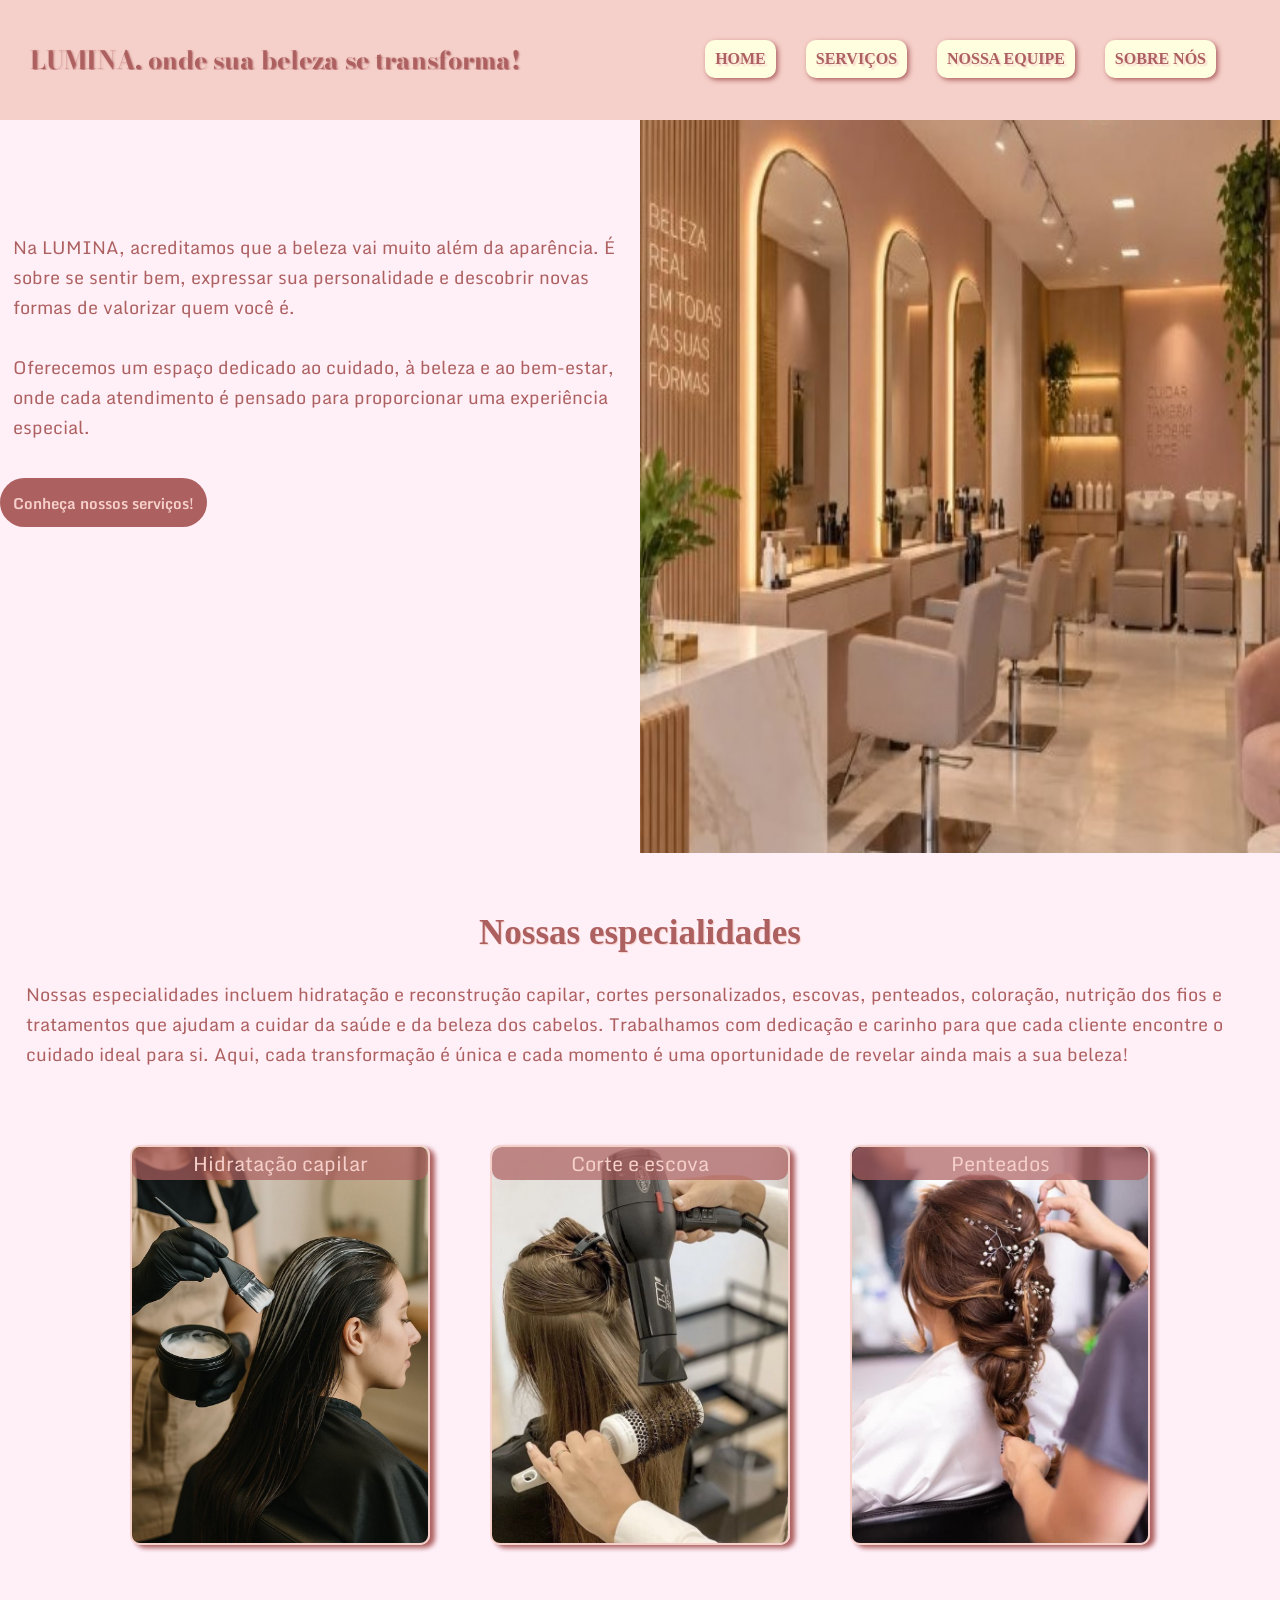
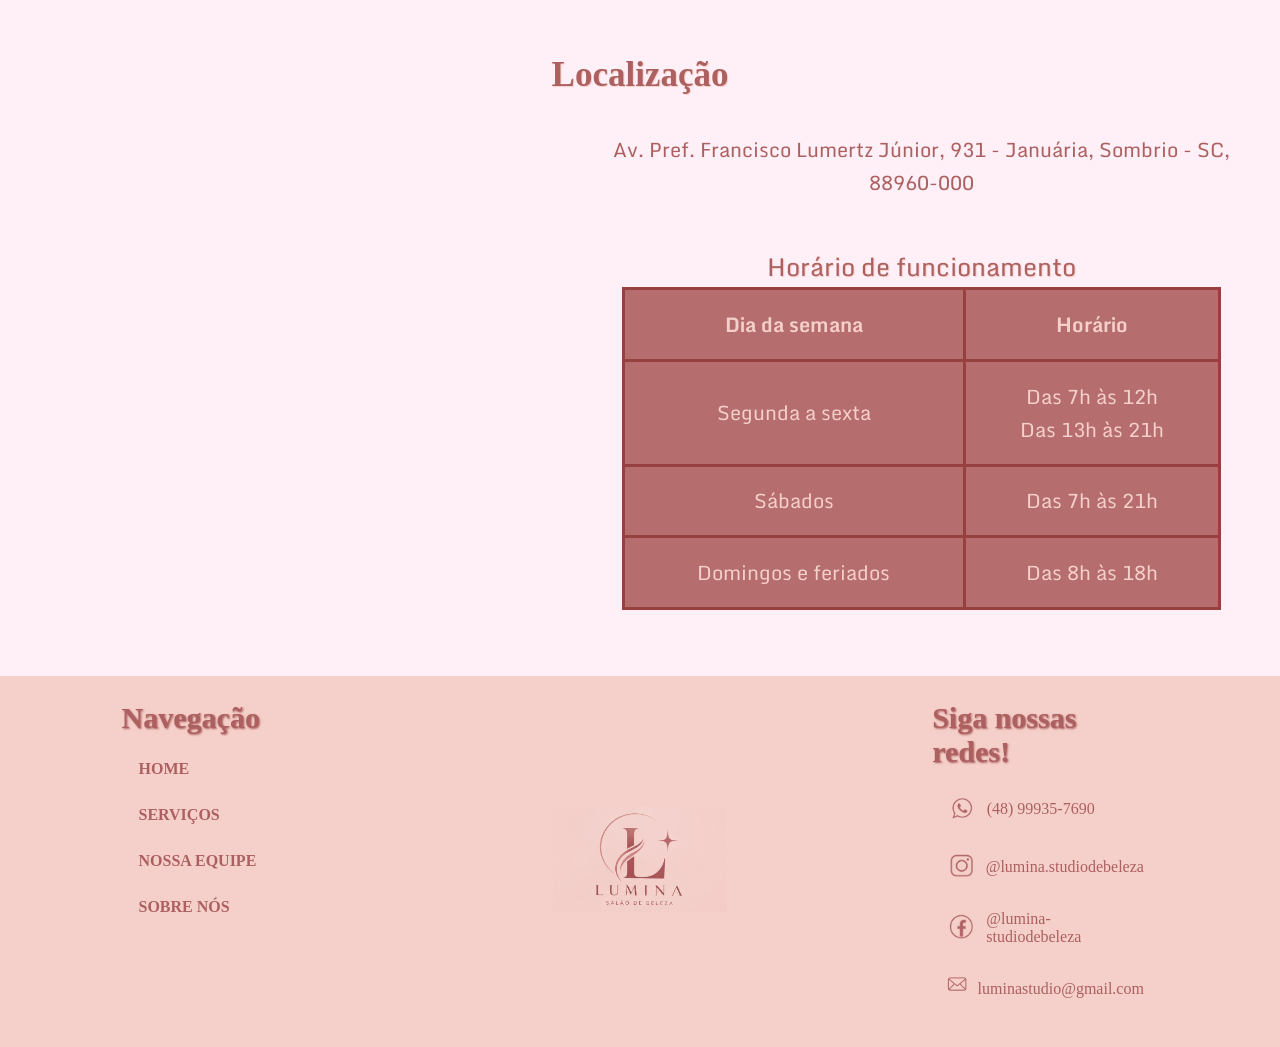
<file: index.html>
<!DOCTYPE html>
<html lang="pt-br">

<head>
    <meta charset="UTF-8">
    <title>LUMINA - Studio de Beleza</title>
    <link rel="stylesheet" type="text/css" href="estilos.css">
    <link rel="icon" type="image/png" href="imagens/logo.png">
</head>

<body id="corpo">
    <header id="cabecalho">

        <div class="logo-menu">
            <div class="textodomenu">
                <h2>LUMINA, onde sua beleza se transforma!</h2>
            </div>
        </div>

        <div class="menu">
            <nav class="menu">
                <ul>
                    <li><a href="index.html">HOME</a></li>
                    <li><a href="servicos.html">SERVIÇOS</a></li>
                    <li><a href="equipe.html">NOSSA EQUIPE</a></li>
                    <li><a href="sobre.html">SOBRE NÓS</a></li>
                </ul>
            </nav>
        </div>

    </header>
    <article>

        <div class="texto-fotoinicial">
            <div class="textoinicial">
                <p>Na LUMINA, acreditamos que a beleza vai muito além da aparência. É sobre se sentir bem, expressar
                    sua
                    personalidade e descobrir novas formas de valorizar quem você é.
                    <br>
                    <br>
                    Oferecemos um espaço dedicado ao cuidado, à beleza e ao bem-estar, onde cada atendimento é
                    pensado para
                    proporcionar uma experiência especial.
                </p>
                <br>
                <br>
                <h4><a href="servicos.html"> Conheça nossos serviços!</a></h4>
            </div>

            <div class="fotoinicial">
                <figure class="fotoinicial">
                    <img src="imagens/salaotelainicial1.jpg" alt="salaotelainicial">
                </figure>
            </div>
        </div>

        <h3 class="especialidades">Nossas especialidades</h3>
        <p class="especialidades">Nossas especialidades incluem hidratação e reconstrução capilar, cortes
            personalizados, escovas, penteados,
            coloração, nutrição dos fios e tratamentos que ajudam a cuidar da saúde e da beleza dos cabelos. Trabalhamos
            com dedicação e carinho para que cada cliente encontre o cuidado ideal para si.

            Aqui, cada transformação é única e cada momento é uma oportunidade de revelar ainda mais a sua beleza!</p>
        <nav class="especialidades">
            <ul>
                <li style="--img: url(imagens/hidratacao.png);">
                    <span>Hidratação capilar</span>
                </li>
                <li style="--img: url(imagens/escova.jpg);">
                    <span>Corte e escova</span>
                </li>
                <li style="--img: url(imagens/penteado.jpg);">
                    <span>Penteados</span>
                </li>
            </ul>
        </nav>

        <h3 class="localizacao">Localização</h3>
        <div class="localizacao">
            <iframe
                src="https://www.google.com/maps/embed?pb=!1m18!1m12!1m3!1d1465.742328011846!2d-49.63819050017637!3d-29.101476742728273!2m3!1f0!2f0!3f0!3m2!1i1024!2i768!4f13.1!3m3!1m2!1s0x9522163f89863cb7%3A0xc17d2dd5de33a10f!2sInstituto%20Federal%20Catarinense%20-%20Campus%20Sombrio!5e0!3m2!1spt-BR!2sbr!4v1794518891594!5m2!1spt-BR!2sbr"
                width="600" height="530" style="border:0;" allowfullscreen="" loading="lazy"
                referrerpolicy="strict-origin-when-cross-origin"></iframe>
            <div class="endereco-horario">
                <p>Av. Pref. Francisco Lumertz Júnior, 931 - Januária, Sombrio - SC, 88960-000</p>
                <table class="horario">
                    <caption> Horário de funcionamento </caption>
                    <tr>
                        <th>Dia da semana</th>
                        <th>Horário</th>
                    </tr>
                    <tr>
                        <td>Segunda a sexta</td>
                        <td>Das 7h às 12h <br> Das 13h às 21h</td>
                    </tr>
                    <tr>
                        <td>Sábados</td>
                        <td>Das 7h às 21h</td>
                    </tr>
                    <tr>
                        <td>Domingos e feriados</td>
                        <td>Das 8h às 18h</td>
                    </tr>
                </table>
            </div>
        </div>

    </article>
    <footer id="rodape">
        <div class="rodape">
            <div class="navegacao">
                <div class="titulos-rodape">
                    <h4> Navegação </h4>
                </div>
                <ul class="navegacao">
                    <li><a href="index.html">HOME</a></li>
                    <li><a href="servicos.html">SERVIÇOS</a></li>
                    <li><a href="equipe.html">NOSSA EQUIPE</a></li>
                    <li><a href="sobre.html">SOBRE NÓS</a></li>
                </ul>
            </div>

            <div class="logo">
                <img src="imagens/logo.png" alt="logo,png">
            </div>
            <div class="redes">
                <div class="titulos-rodape">
                    <h4>Siga nossas redes!</h4>
                </div>
                <ul class="redes">
                    <li class="whatsapp"> (48) 99935-7690 </li>
                    <li class="instagram"> @lumina.studiodebeleza </li>
                    <li class="facebook"> @lumina-studiodebeleza </li>
                    <li class="email"> luminastudio@gmail.com </li>
                </ul>
            </div>
        </div>
    </footer>
</body>

</html>
</file>
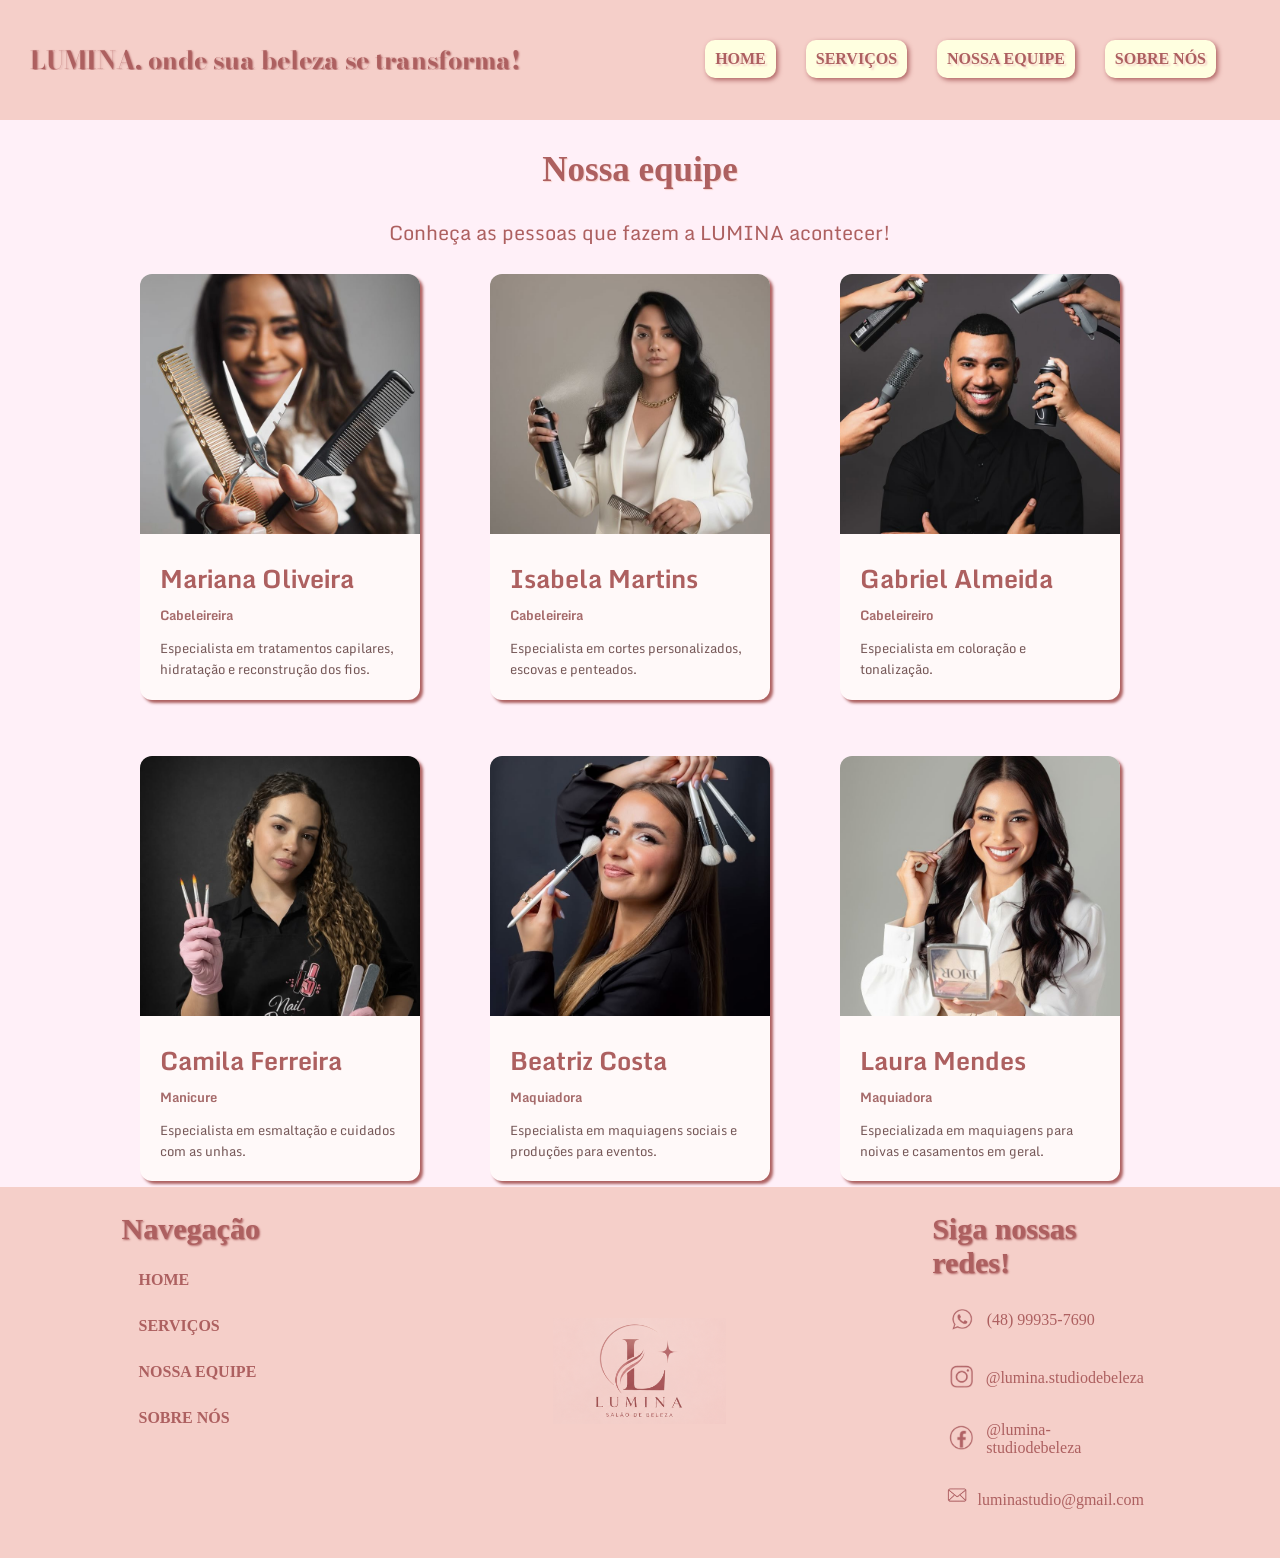
<file: equipe.html>
<!DOCTYPE html>
<html lang="pt-br">

<head>
    <meta charset="UTF-8">
    <title>LUMINA - Studio de Beleza</title>
    <link rel="stylesheet" type="text/css" href="estilos.css">
    <link rel="icon" type="image/png" href="imagens/logo.png">
</head>

<body id="corpo">
    <header id="cabecalho">

        <div class="logo-menu">
            <div class="textodomenu">
                <h2>LUMINA, onde sua beleza se transforma!</h2>
            </div>
        </div>

        <div class="menu">
            <nav class="menu">
                <ul>
                    <li><a href="index.html">HOME</a></li>
                    <li><a href="servicos.html">SERVIÇOS</a></li>
                    <li><a href="equipe.html">NOSSA EQUIPE</a></li>
                    <li><a href="sobre.html">SOBRE NÓS</a></li>
                </ul>
            </nav>
        </div>

    </header>
    <article>

        <h3 class="equipe">Nossa equipe</h3>
        <p class="equipe">Conheça as pessoas que fazem a LUMINA acontecer!</p>
        <div class="equipe">
            <div class="funcionario">
                <img src="imagens/cabeleireira1.jpg" alt="cabeleireira1">
                <div class="info-funcionario">
                    <h3>Mariana Oliveira</h3>
                    <h4>Cabeleireira</h4>
                    <p>Especialista em tratamentos capilares, hidratação e reconstrução dos fios.</p>
                </div>
            </div>
            <div class="funcionario">
                <img src="imagens/cabeleireira2.jpg" alt="cabeleireira2">
                <div class="info-funcionario">
                    <h3>Isabela Martins</h3>
                    <h4>Cabeleireira</h4>
                    <p>Especialista em cortes personalizados, escovas e penteados.</p>
                </div>
            </div>
            <div class="funcionario">
                <img src="imagens/cabeleireiro3.jpg" alt="cabeleireiro3">
                <div class="info-funcionario">
                    <h3>Gabriel Almeida</h3>
                    <h4>Cabeleireiro</h4>
                    <p>Especialista em coloração e tonalização.</p>
                </div>
            </div>
            <div class="funcionario">
                <img src="imagens/manicure.jpg" alt="manicure">
                <div class="info-funcionario">
                    <h3>Camila Ferreira</h3>
                    <h4>Manicure</h4>
                    <p>Especialista em esmaltação e cuidados com as unhas.</p>
                </div>
            </div>
            <div class="funcionario">
                <img src="imagens/maquiadora.jpg" alt="maquiadora">
                <div class="info-funcionario">
                    <h3>Beatriz Costa</h3>
                    <h4>Maquiadora</h4>
                    <p>Especialista em maquiagens sociais e produções para eventos.</p>
                </div>
            </div>
            <div class="funcionario">
                <img src="imagens/maquiadora2.jpg" alt="maquiadora2">
                <div class="info-funcionario">
                    <h3>Laura Mendes</h3>
                    <h4>Maquiadora</h4>
                    <p>Especializada em maquiagens para noivas e casamentos em geral.</p>
                </div>
            </div>
        </div>


    </article>
    <footer id="rodape">
        <div class="rodape">
            <div class="navegacao">
                <div class="titulos-rodape">
                    <h4> Navegação </h4>
                </div>
                <ul class="navegacao">
                    <li><a href="index.html">HOME</a></li>
                    <li><a href="servicos.html">SERVIÇOS</a></li>
                    <li><a href="equipe.html">NOSSA EQUIPE</a></li>
                    <li><a href="sobre.html">SOBRE NÓS</a></li>
                </ul>
            </div>

            <div class="logo">
                <img src="imagens/logo.png" alt="logo,png">
            </div>
            <div class="redes">
                <div class="titulos-rodape">
                    <h4>Siga nossas redes!</h4>
                </div>
                <ul class="redes">
                    <li class="whatsapp"> (48) 99935-7690 </li>
                    <li class="instagram"> @lumina.studiodebeleza </li>
                    <li class="facebook"> @lumina-studiodebeleza </li>
                    <li class="email"> luminastudio@gmail.com </li>
                </ul>
            </div>
        </div>
    </footer>
</body>

</html>
</file>
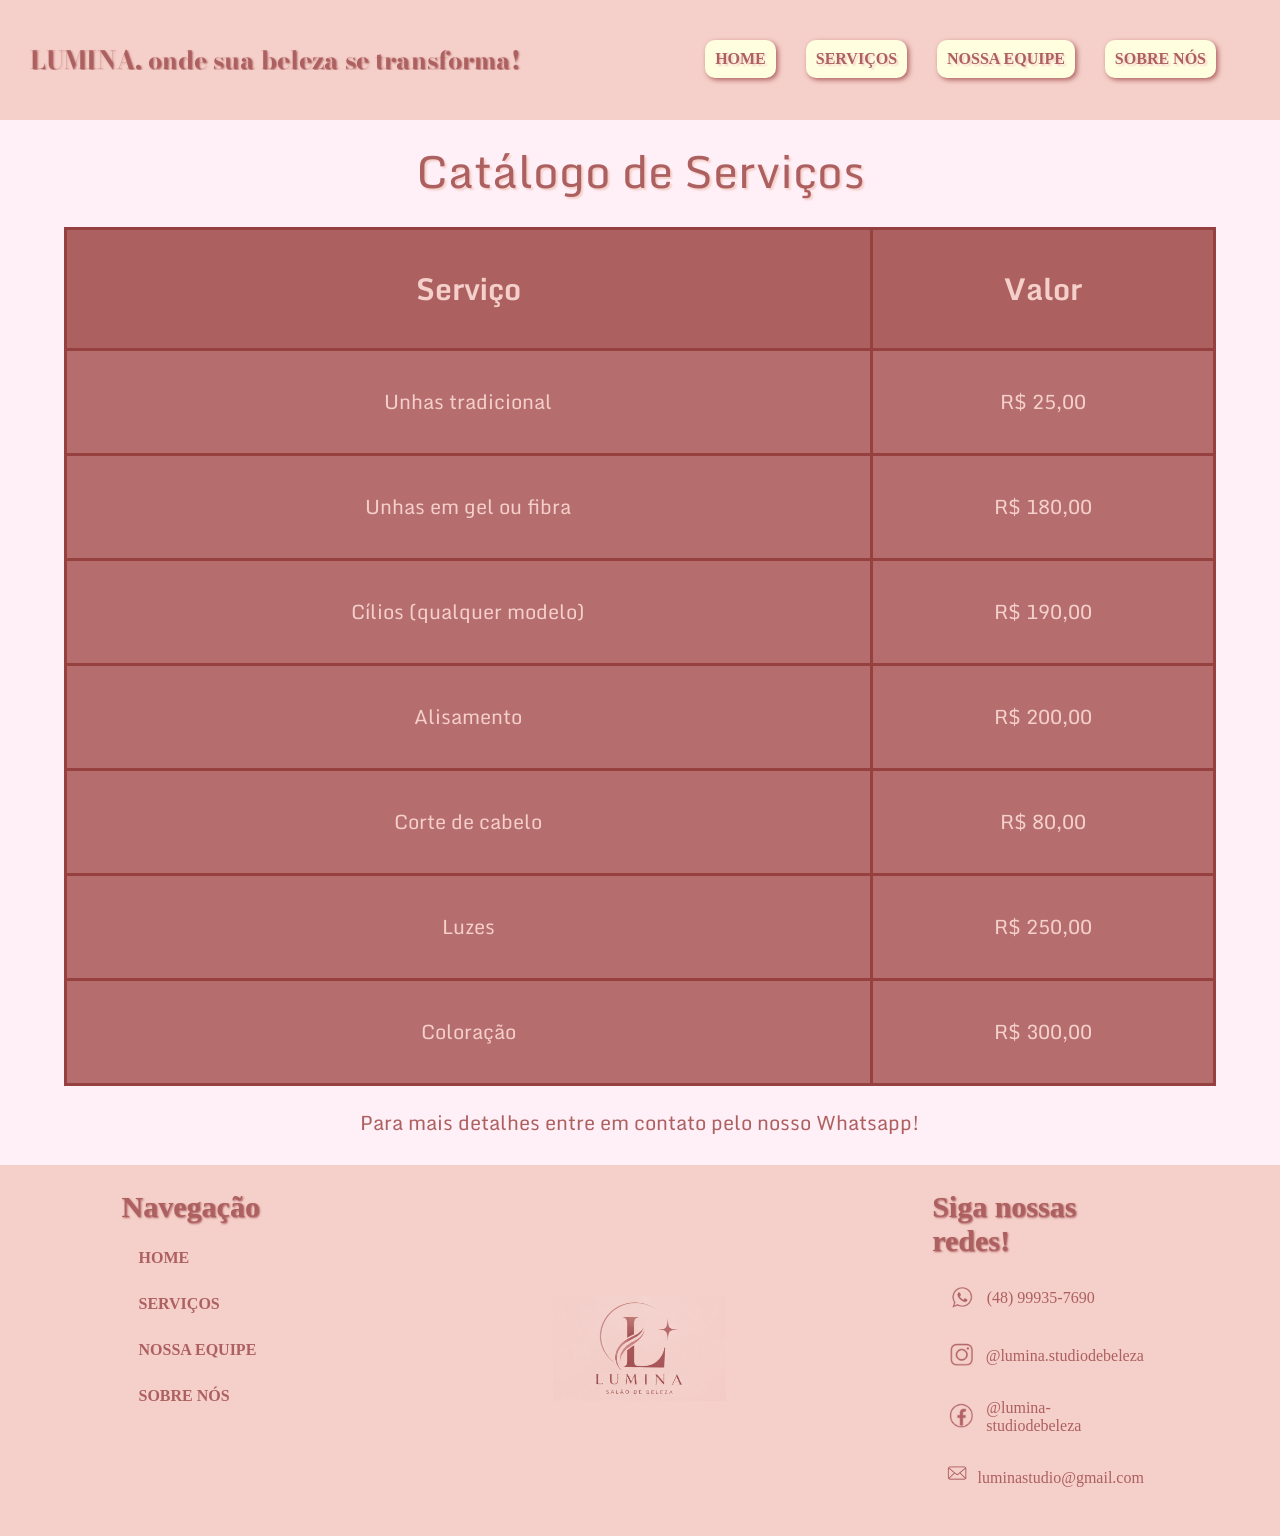
<file: servicos.html>
<!DOCTYPE html>
<html lang="pt-br">

<head>
    <meta charset="UTF-8">
    <title>LUMINA - Studio de Beleza</title>
    <link rel="stylesheet" type="text/css" href="estilos.css">
    <link rel="icon" type="image/png" href="imagens/logo.png">
</head>

<body id="corpo">
    <header id="cabecalho">

        <div class="logo-menu">
            <div class="textodomenu">
                <h2>LUMINA, onde sua beleza se transforma!</h2>
            </div>
        </div>

        <div class="menu">
            <nav class="menu">
                <ul>
                    <li><a href="index.html">HOME</a></li>
                    <li><a href="servicos.html">SERVIÇOS</a></li>
                    <li><a href="equipe.html">NOSSA EQUIPE</a></li>
                    <li><a href="sobre.html">SOBRE NÓS</a></li>
                </ul>
            </nav>
        </div>

    </header>
    <article>

        <div class="container">
            <table class="servicos">
                <caption>Catálogo de Serviços</caption>
                <thead>
                    <tr>
                        <th>Serviço</th>
                        <th>Valor</th>
                    </tr>
                </thead>
                <tbody>
                    <tr>
                        <td>Unhas tradicional</td>
                        <td>R$ 25,00</td>
                    </tr>
                    <tr>
                        <td>Unhas em gel ou fibra</td>
                        <td>R$ 180,00</td>
                    </tr>
                    <tr>
                        <td>Cílios (qualquer modelo)</td>
                        <td>R$ 190,00</td>
                    </tr>
                    <tr>
                        <td>Alisamento</td>
                        <td>R$ 200,00</td>
                    </tr>
                    <tr>
                        <td>Corte de cabelo</td>
                        <td>R$ 80,00</td>
                    </tr>
                    <tr>
                        <td>Luzes</td>
                        <td>R$ 250,00</td>
                    </tr>
                    <tr>
                        <td>Coloração</td>
                        <td>R$ 300,00</td>
                    </tr>
                </tbody>
            </table>
        </div>

        <p class="servicos"> Para mais detalhes entre em contato pelo nosso Whatsapp! </p>

    </article>
    <footer id="rodape">
        <div class="rodape">
            <div class="navegacao">
                <div class="titulos-rodape">
                    <h4> Navegação </h4>
                </div>
                <ul class="navegacao">
                    <li><a href="index.html">HOME</a></li>
                    <li><a href="servicos.html">SERVIÇOS</a></li>
                    <li><a href="equipe.html">NOSSA EQUIPE</a></li>
                    <li><a href="sobre.html">SOBRE NÓS</a></li>
                </ul>
            </div>

            <div class="logo">
                <img src="imagens/logo.png" alt="logo,png">
            </div>
            <div class="redes">
                <div class="titulos-rodape">
                    <h4>Siga nossas redes!</h4>
                </div>
                <ul class="redes">
                    <li class="whatsapp"> (48) 99935-7690 </li>
                    <li class="instagram"> @lumina.studiodebeleza </li>
                    <li class="facebook"> @lumina-studiodebeleza </li>
                    <li class="email"> luminastudio@gmail.com </li>
                </ul>
            </div>
        </div>
    </footer>
</body>

</html>
</file>
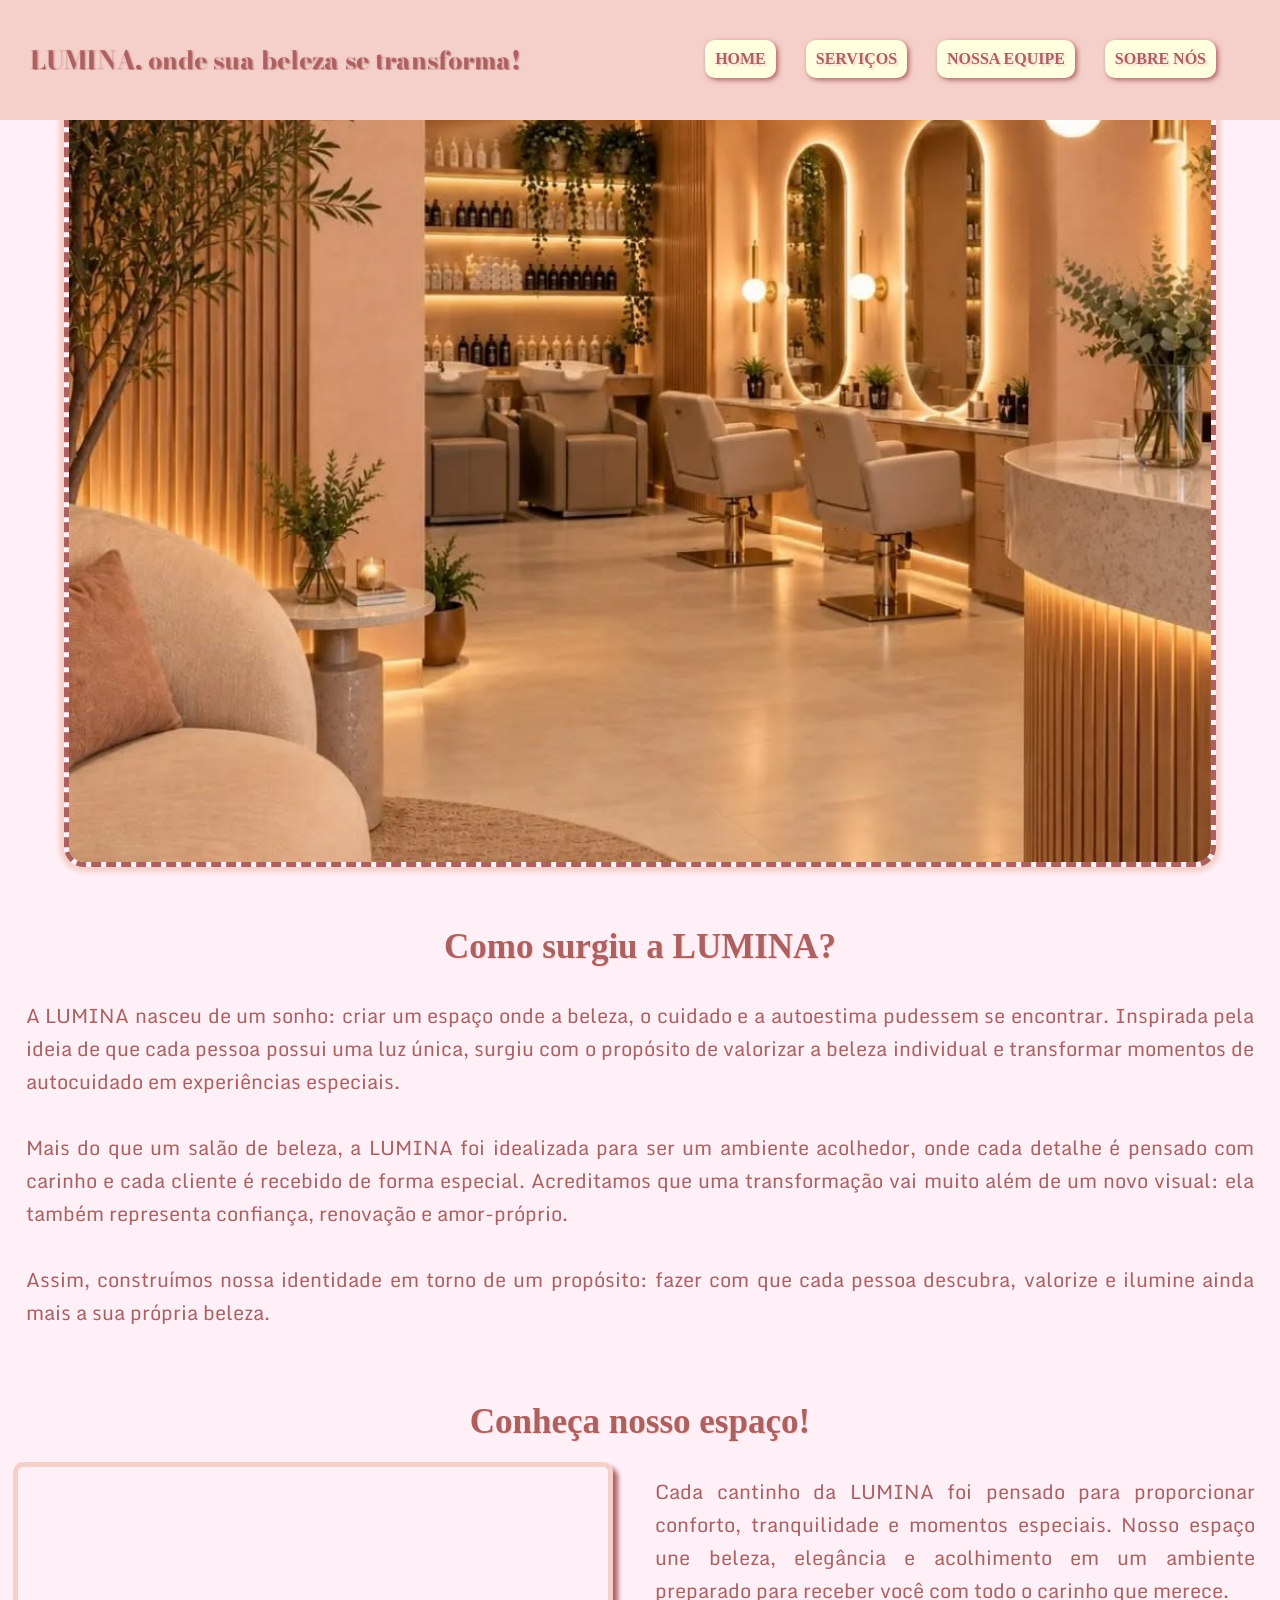
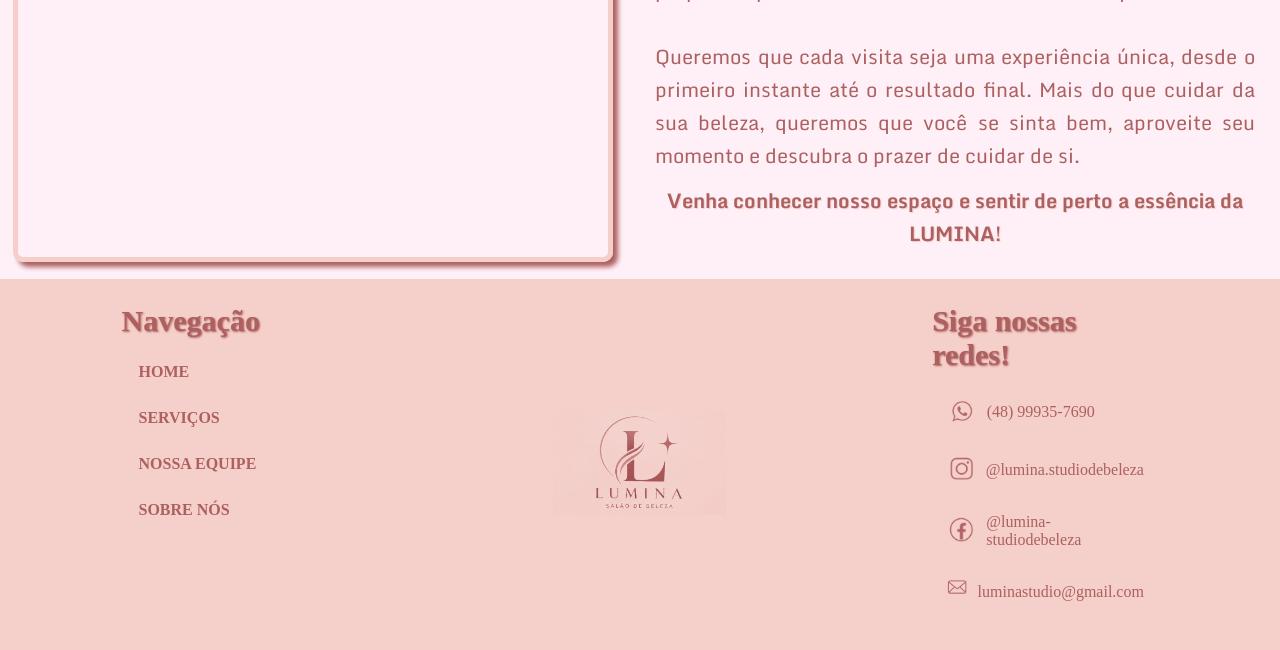
<file: sobre.html>
<!DOCTYPE html>
<html lang="pt-br">

<head>
    <meta charset="UTF-8">
    <title>LUMINA - Studio de Beleza</title>
    <link rel="stylesheet" type="text/css" href="estilos.css">
    <link rel="icon" type="image/png" href="imagens/logo.png">
</head>

<body id="corpo">
    <header id="cabecalho">

        <div class="logo-menu">
            <div class="textodomenu">
                <h2>LUMINA, onde sua beleza se transforma!</h2>
            </div>
        </div>

        <div class="menu">
            <nav class="menu">
                <ul>
                    <li><a href="index.html">HOME</a></li>
                    <li><a href="servicos.html">SERVIÇOS</a></li>
                    <li><a href="equipe.html">NOSSA EQUIPE</a></li>
                    <li><a href="sobre.html">SOBRE NÓS</a></li>
                </ul>
            </nav>
        </div>

    </header>
    <article>

        <figure class="salaosobre">
            <img src="imagens/salaotelasobre.jpg" alt="salaotelasobre">
        </figure>
        <h3 class="titulos-sobre">Como surgiu a LUMINA?</h3>
        <p class="textos-sobre">A LUMINA nasceu de um sonho: criar um espaço onde a beleza, o cuidado e a autoestima
            pudessem se encontrar. Inspirada pela ideia de que cada pessoa possui uma luz única, surgiu com o propósito
            de valorizar a beleza individual e transformar momentos de autocuidado em experiências especiais.
            <br>
            <br>
            Mais do que um salão de beleza, a LUMINA foi idealizada para ser um ambiente acolhedor, onde cada detalhe é
            pensado com carinho e cada cliente é recebido de forma especial. Acreditamos que uma transformação vai muito
            além de um novo visual: ela também representa confiança, renovação e amor-próprio.
            <br>
            <br>
            Assim, construímos nossa identidade em torno de um propósito: fazer com que cada pessoa descubra, valorize e
            ilumine ainda mais a sua própria beleza.
        </p>

        <h3 class="titulos-sobre">Conheça nosso espaço!</h3>
        <div class="video-textosobre">
            <div class="videosalao">
                <iframe class="videosalao" width="600" height="400"
                    src="https://www.youtube.com/embed/0sidWhUClYM?si=M7DUmlzdI1exG9iR" title="YouTube video player"
                    frameborder="0"
                    allow="accelerometer; autoplay; clipboard-write; encrypted-media; gyroscope; picture-in-picture; web-share"
                    referrerpolicy="strict-origin-when-cross-origin" allowfullscreen></iframe>
            </div>
            <div class="textos-sobre">
                <p>
                    Cada cantinho da LUMINA foi pensado para proporcionar conforto, tranquilidade e momentos especiais.
                    Nosso
                    espaço une beleza, elegância e acolhimento em um ambiente preparado para receber você com todo o
                    carinho
                    que
                    merece.
                    <br>
                    <br>
                    Queremos que cada visita seja uma experiência única, desde o primeiro instante até o resultado
                    final.
                    Mais
                    do que cuidar da sua beleza, queremos que você se sinta bem, aproveite seu momento e descubra o
                    prazer
                    de
                    cuidar de si.
                </p>
                <h4 class="sobre"> Venha conhecer nosso espaço e sentir de perto a essência da LUMINA!</h4>
            </div>
        </div>

    </article>
    <footer id="rodape">
        <div class="rodape">
            <div class="navegacao">
                <div class="titulos-rodape">
                    <h4> Navegação </h4>
                </div>
                <ul class="navegacao">
                    <li><a href="index.html">HOME</a></li>
                    <li><a href="servicos.html">SERVIÇOS</a></li>
                    <li><a href="equipe.html">NOSSA EQUIPE</a></li>
                    <li><a href="sobre.html">SOBRE NÓS</a></li>
                </ul>
            </div>

            <div class="logo">
                <img src="imagens/logo.png" alt="logo,png">
            </div>
            <div class="redes">
                <div class="titulos-rodape">
                    <h4>Siga nossas redes!</h4>
                </div>
                <ul class="redes">
                    <li class="whatsapp"> (48) 99935-7690 </li>
                    <li class="instagram"> @lumina.studiodebeleza </li>
                    <li class="facebook"> @lumina-studiodebeleza </li>
                    <li class="email"> luminastudio@gmail.com </li>
                </ul>
            </div>
        </div>
    </footer>
</body>

</html>
</file>
<file: estilos.css>
@charset "UTF-8";

@import url('https://fonts.googleapis.com/css2?family=Bodoni+Moda:ital,opsz,wght@0,6..96,400..900;1,6..96,400..900&family=Cormorant+Garamond:ital,wght@0,300..700;1,300..700&display=swap');
@import url('https://fonts.googleapis.com/css2?family=Monda:wght@400..700&display=swap');

* {
    margin: 0;
    padding: 0;
    box-sizing: border-box;
}
header#cabecalho {
    position: fixed;
    top: 0;
    left: 0;
    width: 100%;
    z-index: 1000;
}
body#corpo {
    background-color: rgb(255, 240, 248);
}
footer#rodape {
    background-color: rgb(245, 207, 201);
    width: 100%;
    margin: 0;
    padding: 0;
    display: flex;
    padding: 25px 5%;
    box-sizing: border-box;
}

/* Formatação do menu principal */
div.textodomenu h2 {
    text-align: center;
    margin: 0;
    padding: 0;
    color: rgb(173, 96, 96);
    font-size: 25px;
    text-shadow: 1px 1px 2px rgb(173, 96, 96);
    background-color: rgb(245, 207, 201);
    font-family: "Bodoni moda" , serif;
    font-weight: bold;
}
div.logo-menu {
    position: relative;
    display: flex;
    align-items: center;
    justify-content: flex-start;
    width: 100%;
    min-height: 120px;
    padding: 10px 30px;
    background-color: rgb(245, 207, 201);
    box-sizing: border-box;
}
div.textodomenu {
    background-color: rgb(245, 207, 201);
}
div.menu {
    background-color: rgb(245, 207, 201);
    display: flex;
    justify-content: flex-end;
    align-items: center;
    transform: translateY(-50px);
}
nav.menu {
    width: 100%;
    display: flex;
    align-items: center;
    justify-content: flex-end;
    transform: translateY(-30px);
    padding-right: 5%;
}
nav.menu ul {
    display: flex;
    align-items: center;
    justify-content: flex-end;
    gap: 30px;
    list-style: none;
    background-color: rgb(245, 207, 201);
}
nav.menu ul a {
    display: block;
    color: rgb(173, 96, 96);
    background-color: lightyellow;
    padding: 10px;
    border-radius: 10px;
    text-decoration: none;
    box-shadow: 2px 2px 5px rgb(173, 96, 96);
    text-shadow: 2px 2px 2px rgb(245, 207, 201);
    font-weight: bold;
}

/* Formatação da tela inicial */

div.texto-fotoinicial {
    display: flex;
    width: 100%;
    align-items: center;
}
div.textoinicial {
    width: 50%;
    transform: translateY(-60px);
}
div.textoinicial p {
    color: rgb(173, 96, 96);
    padding: 2%;
    font-size: 18px;
    font-family: "Monda", sans-serif;
}
div.textoinicial a {
    color: rgb(245, 207, 201);
    padding: 2%;
    font-size: 15px;
    font-family: "Monda", sans-serif;
    text-decoration: none;
    background-color: rgb(173, 96, 96);
    border-radius: 30px;
    text-align: center;
    transition: 0.3s;
}
div.textoinicial a:hover {
    background-color: rgb(150, 64, 64);
    color: rgb(255, 224, 219);
}
div.fotoinicial {
    width: 50%;
}
div.fotoinicial img {
    width: 100%;
    aspect-ratio: 3 / 4;
    display: block;
}

/* Formatação da área especialidades da tela inicial */
h3.especialidades {
    font-size: 35px;
    margin-top: 60px;
    text-align: center;
    color: rgb(173, 96, 96);
    text-shadow: 1px 1px 1px rgb(245, 207, 201);
}
p.especialidades {
    color: rgb(173, 96, 96);
    padding: 2%;
    font-size: 18px;
    font-family: "Monda", sans-serif;
}
nav.especialidades ul {
	max-width: 100%;
	margin: auto;
	padding: 50px;
	display: flex;
	flex-wrap: wrap;
	justify-content: center;
	gap: 60px;
}
nav.especialidades li {
    width: 300px;
	height: 400px;
	background: var(--img) center / cover no-repeat;
	position: relative;
	border: solid 2px rgb(245, 207, 201);
	border-radius: 10px;
	transition: 0.3s;
	box-shadow: 5px 3px 5px rgb(173, 96, 96);
    list-style: none;
    font-family: "Monda", sans-serif;
}
nav.especialidades li:hover {
    transform: scale(1.2);
	z-index: 10;
}
nav.especialidades span {
    font-size: 20px;
    background-color: rgb(173, 96, 96, 0.7);
    color: rgb(245, 207, 201); 
    border-radius: 10px;
    display: flex;
    justify-content: center;
}

/* Formatação da área localização da tela inicial */
h3.localizacao {
    font-size: 35px;
    margin-top: 60px;
    text-align: center;
    color: rgb(173, 96, 96);
    text-shadow: 1px 1px 1px rgb(245, 207, 201);
}
div.localizacao {
    width: 100%;
    padding: 2%;
    display: flex;
}
div.endereco-horario {
    flex-direction: column;
}
div.localizacao iframe {
    flex: 50%;
}
div.localizacao p {
    text-align: center;
    padding: 2%;
    color: rgb(173, 96, 96);
    font-family: "Monda", sans-serif;
    font-size: 20px;
}

/* Formatação tabela de horários */
table.horario {
    background-color: rgb(173, 96, 96, 0.9);
    margin: 5%;
    text-align: center;
    font-size: 20px;
    border-collapse: collapse;
    font-family: "Monda", sans-serif;
    width: 90%;
}
table.horario caption {
    font-size: 25px;
    color: rgb(173, 96, 96);
    text-shadow: 1px 1px 1px rgb(245, 207, 201);
}
table.horario th , td {
    border: 3px solid rgb(150, 64, 64);
    color: rgb(245, 207, 201);
    padding: 3%;
    transition: 0.5s;
}
table.horario th:hover , td:hover {
    background-color: rgb(173, 96, 96);
}

/* Formatação do rodapé */
div.rodape {
    display: grid;
    grid-template-columns: 1fr 1fr 1fr;
    align-items: start;
    width: 100%;
    padding: 0 5%;
    box-sizing: border-box;
}
div.titulos-rodape h4 {
    font-size: 30px;
    color: rgb(173, 96, 96);
    text-shadow: 1px 1px 2px rgb(173, 96, 96);
    padding: 0;
    margin: 0 0 15px 0;
}
div.navegacao {
    width: 100%;
    justify-self: start;
}
div.navegacao ul {
    list-style: none;
    margin: 2%;
}
div.navegacao li {
    padding: 10px;
    align-items: center;
    display: flex;
    margin-bottom: 8px;
}
div.logo {
    width: 100%;
    justify-self: center;
    text-align: center;
    align-self: center;
}
div.redes {
    width: 100%;
    justify-self: end;
    padding-left: 120px;
}
div.redes ul {
    margin: 2%;
    list-style: none;
}
div.redes li {
    padding: 10px;
    align-items: center;
    display: flex;
    margin-bottom: 8px;
    gap: 10px;
    color: rgb(173, 96, 96);
}
div.redes li::before {
    content: "";
    display: inline-block;
    width: 30px;
    height: 30px;
    background-size: contain;
    background-repeat: no-repeat;
}
li.whatsapp::before {
    background-image: url(imagens/whatsapp.png);
}
li.instagram::before {
    background-image: url(imagens/instagram.png);
}
li.facebook::before {
    background-image: url(imagens/facebook.png);
}
li.email::before {
    background-image: url(imagens/email.png);
}
div.navegacao a {
    text-decoration: none;
    color: rgb(173, 96, 96);
    font-weight: bold;
}
div.logo img {
    width: 50%;
}

/* Formatação da aba sobre */
h3.titulos-sobre {
    margin-top: 60px;
    margin-bottom: 20px;
    font-size: 35px;
    text-align: center;
    color: rgb(173, 96, 96);
    text-shadow: 1px 1px 1px rgb(245, 207, 201);
}
div.textos-sobre p , p.textos-sobre {
    text-align: justify;
    padding: 1%;
    color: rgb(173, 96, 96);
    font-family: "Monda", sans-serif;
    font-size: 20px;
    margin: 1%;
}
div.textos-sobre h4 {
    font-family: "Monda", sans-serif;
    text-align: center;
    color: rgb(173, 96, 96);
    text-shadow: 1px 1px 1px rgb(245, 207, 201);
    font-size: 20px;
}
figure.salaosobre {
    display: flex;
    justify-content: center;
}
figure.salaosobre img {
    width: 90%;
    border-radius: 20px;
    border: 5px dashed rgb(173, 96, 96);
    box-shadow: 0px 0px 5px 5px rgb(245, 207, 201);
}
div.video-textosobre {
    display: flex;
    flex-direction: row;
    margin: 1%;
    gap: 30px;
}
div.videosalao iframe {
    border: 5px solid rgb(245, 207, 201);
    border-radius: 10px;
    box-shadow: 5px 5px 5px rgb(173, 96, 96);
}

/* Formatação dos cards da equipe */
h3.equipe {
    font-size: 35px;
    margin-top: 150px;
    text-align: center;
    color: rgb(173, 96, 96);
    text-shadow: 1px 1px 1px rgb(245, 207, 201);
}
p.equipe {
    text-align: center;
    padding: 2%;
    color: rgb(173, 96, 96);
    font-family: "Monda", sans-serif;
    font-size: 20px;
}
div.equipe {
    display: grid;
    grid-template-columns: repeat(3, 300px);
    justify-content: center;
    gap: 50px;
}
div.funcionario {
    background-color: rgb(255, 249, 249);
    width: 280px;
    border-radius: 12px;
    overflow: hidden;
    transition: 0.3s;
    margin-bottom: 2%;
    box-shadow: 3px 3px 3px rgb(173, 96, 96);
}
div.funcionario:hover {
    transform: translateY(-5px);
}
div.funcionario img {
    width: 100%;
    height: 260px;
    object-fit: cover;
}
div.info-funcionario {
    padding: 20px;
}
div.info-funcionario h3 {
    font-family: "Monda", sans-serif;
    font-size: 25px;
    color: rgb(173, 96, 96);
    margin-bottom: 5px;
}
div.info-funcionario h4 {
    font-family: 'Monda', sans-serif;
    font-size: 13px;
    color: #a66b6b;
    margin-bottom: 12px;
}
.info-funcionario p {
    font-family: 'Monda', sans-serif;
    font-size: 13px;
    line-height: 1.6;
    color: #765858;
}

/* Formatação da aba serviços */
table.servicos {
    margin-top: 100px;
    background-color: rgb(173, 96, 96, 0.9);
    margin: 5%;
    text-align: center;
    font-size: 20px;
    border-collapse: collapse;
    font-family: "Monda", sans-serif;
    width: 90%;
    margin-bottom: -5px;
}
table.servicos caption {
    margin-top: 70px;
    margin-bottom: 20px;
    font-size: 45px;
    text-align: center;
    color: rgb(173, 96, 96);
    text-shadow: 2px 2px 2px rgb(245, 207, 201);
}
table.servicos th {
    border: 3px solid rgb(150, 64, 64);
    color: rgb(245, 207, 201);
    padding: 3%;
    transition: 0.5s;
    font-size: 30px;
    background-color: rgb(173, 96, 96);
}
table.servicos td {
    border: 3px solid rgb(150, 64, 64);
    color: rgb(245, 207, 201);
    padding: 3%;
    transition: 0.5s;
}
table.servicos th:hover , td:hover {
    background-color: rgb(173, 96, 96);
}
p.servicos {
    text-align: center;
    padding: 2%;
    color: rgb(173, 96, 96);
    font-family: "Monda", sans-serif;
    font-size: 20px;
}
</file>
